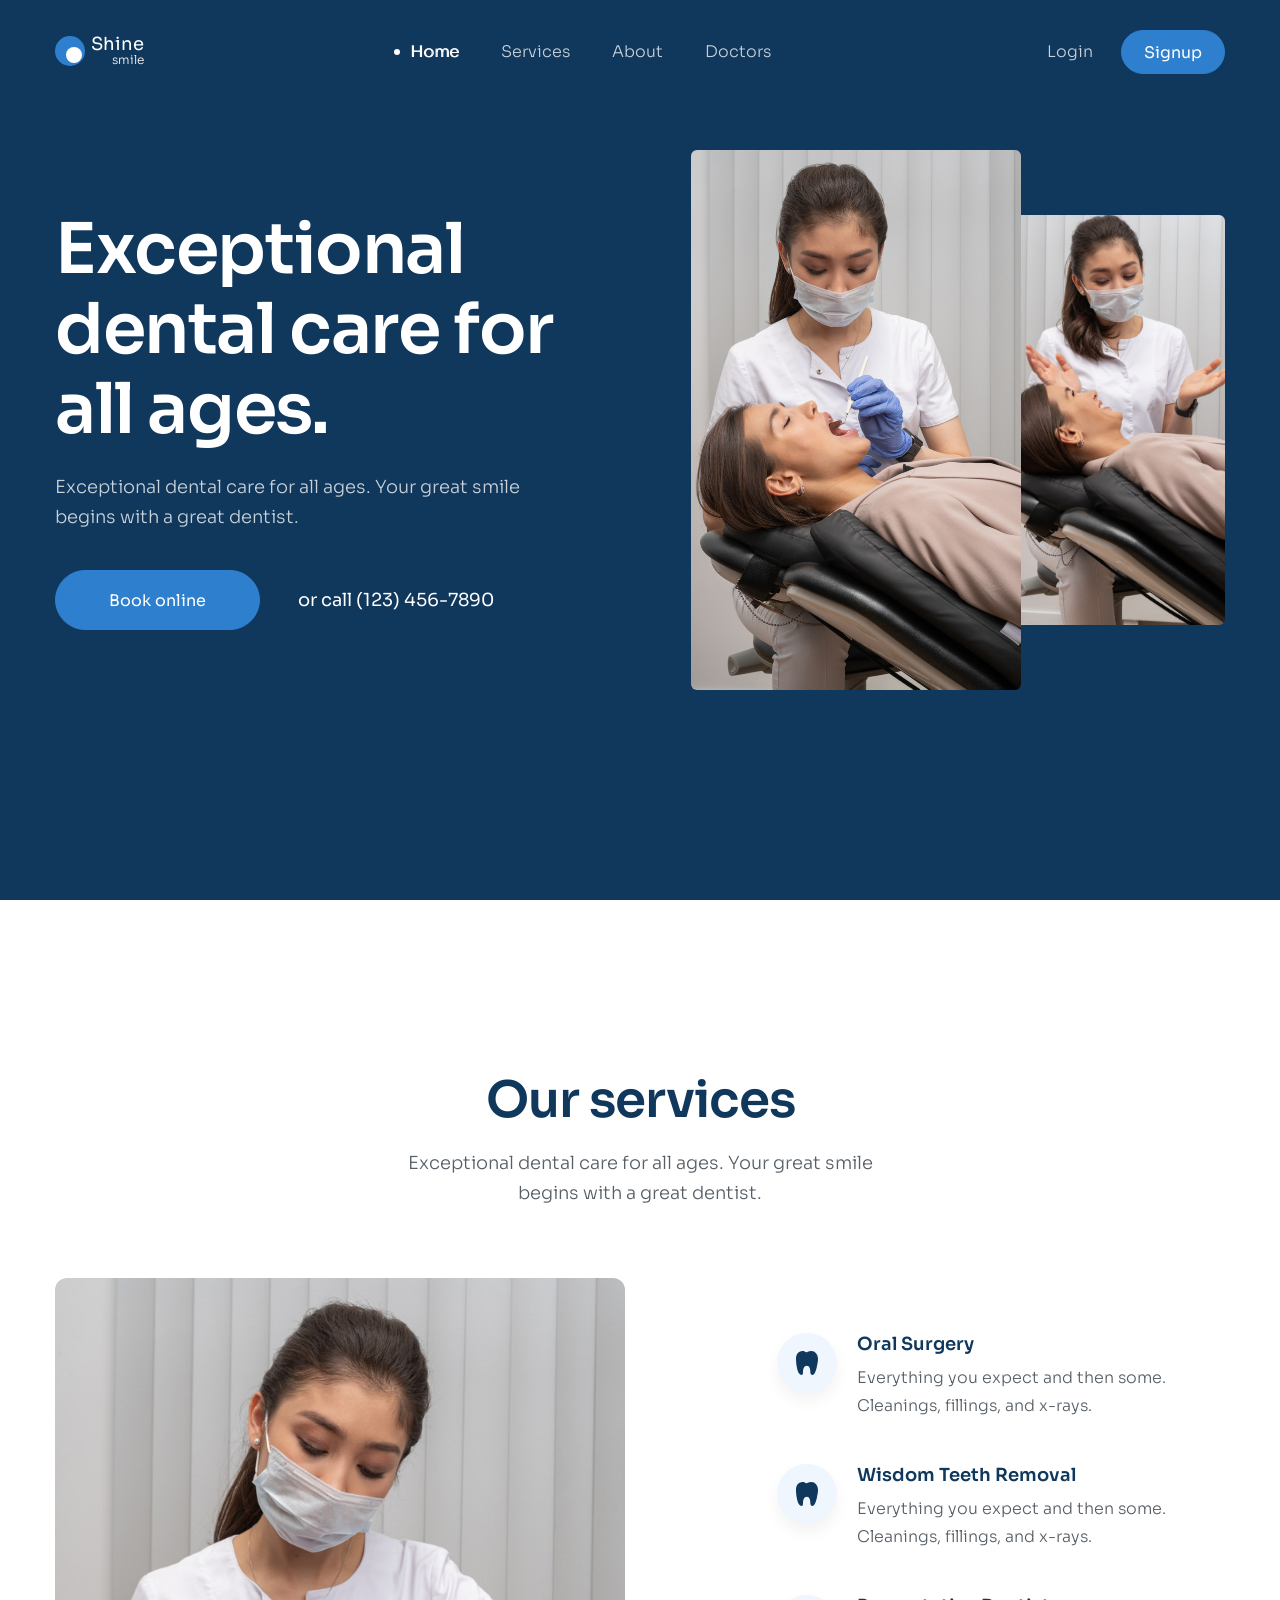
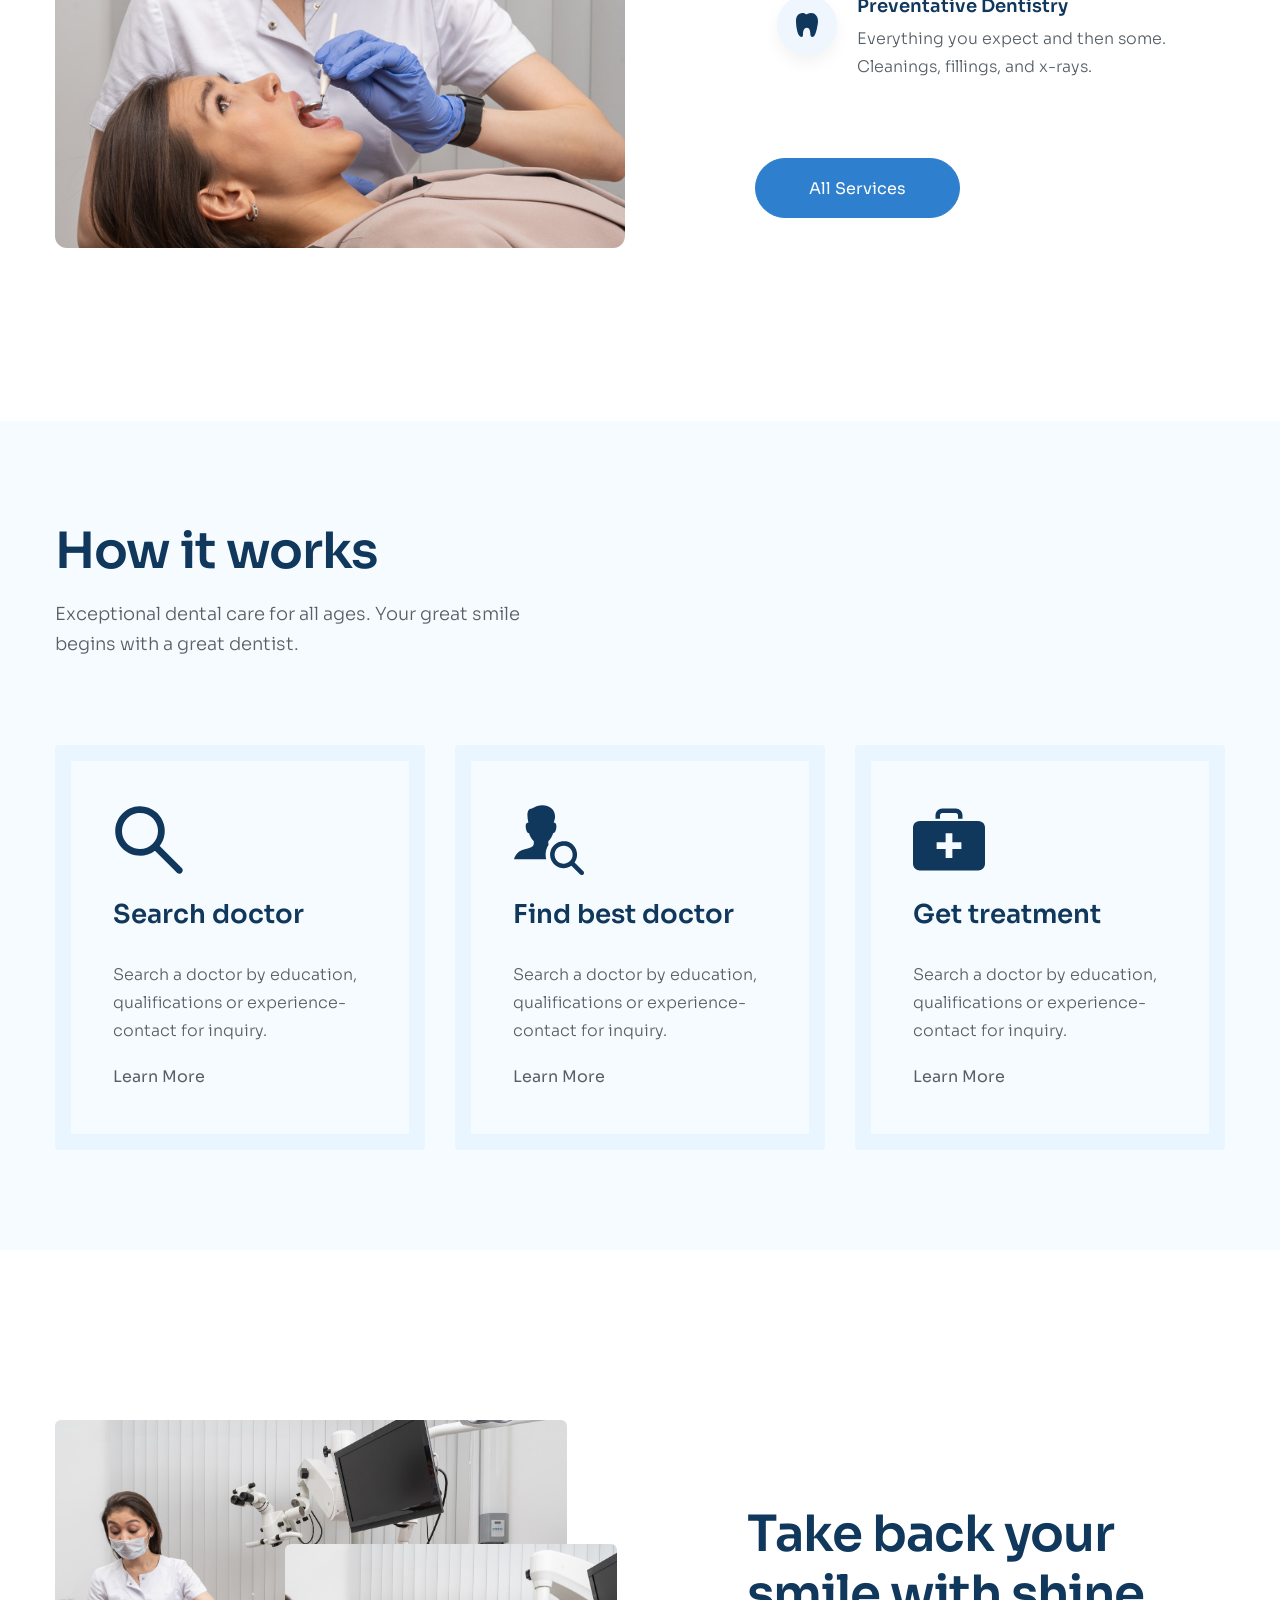
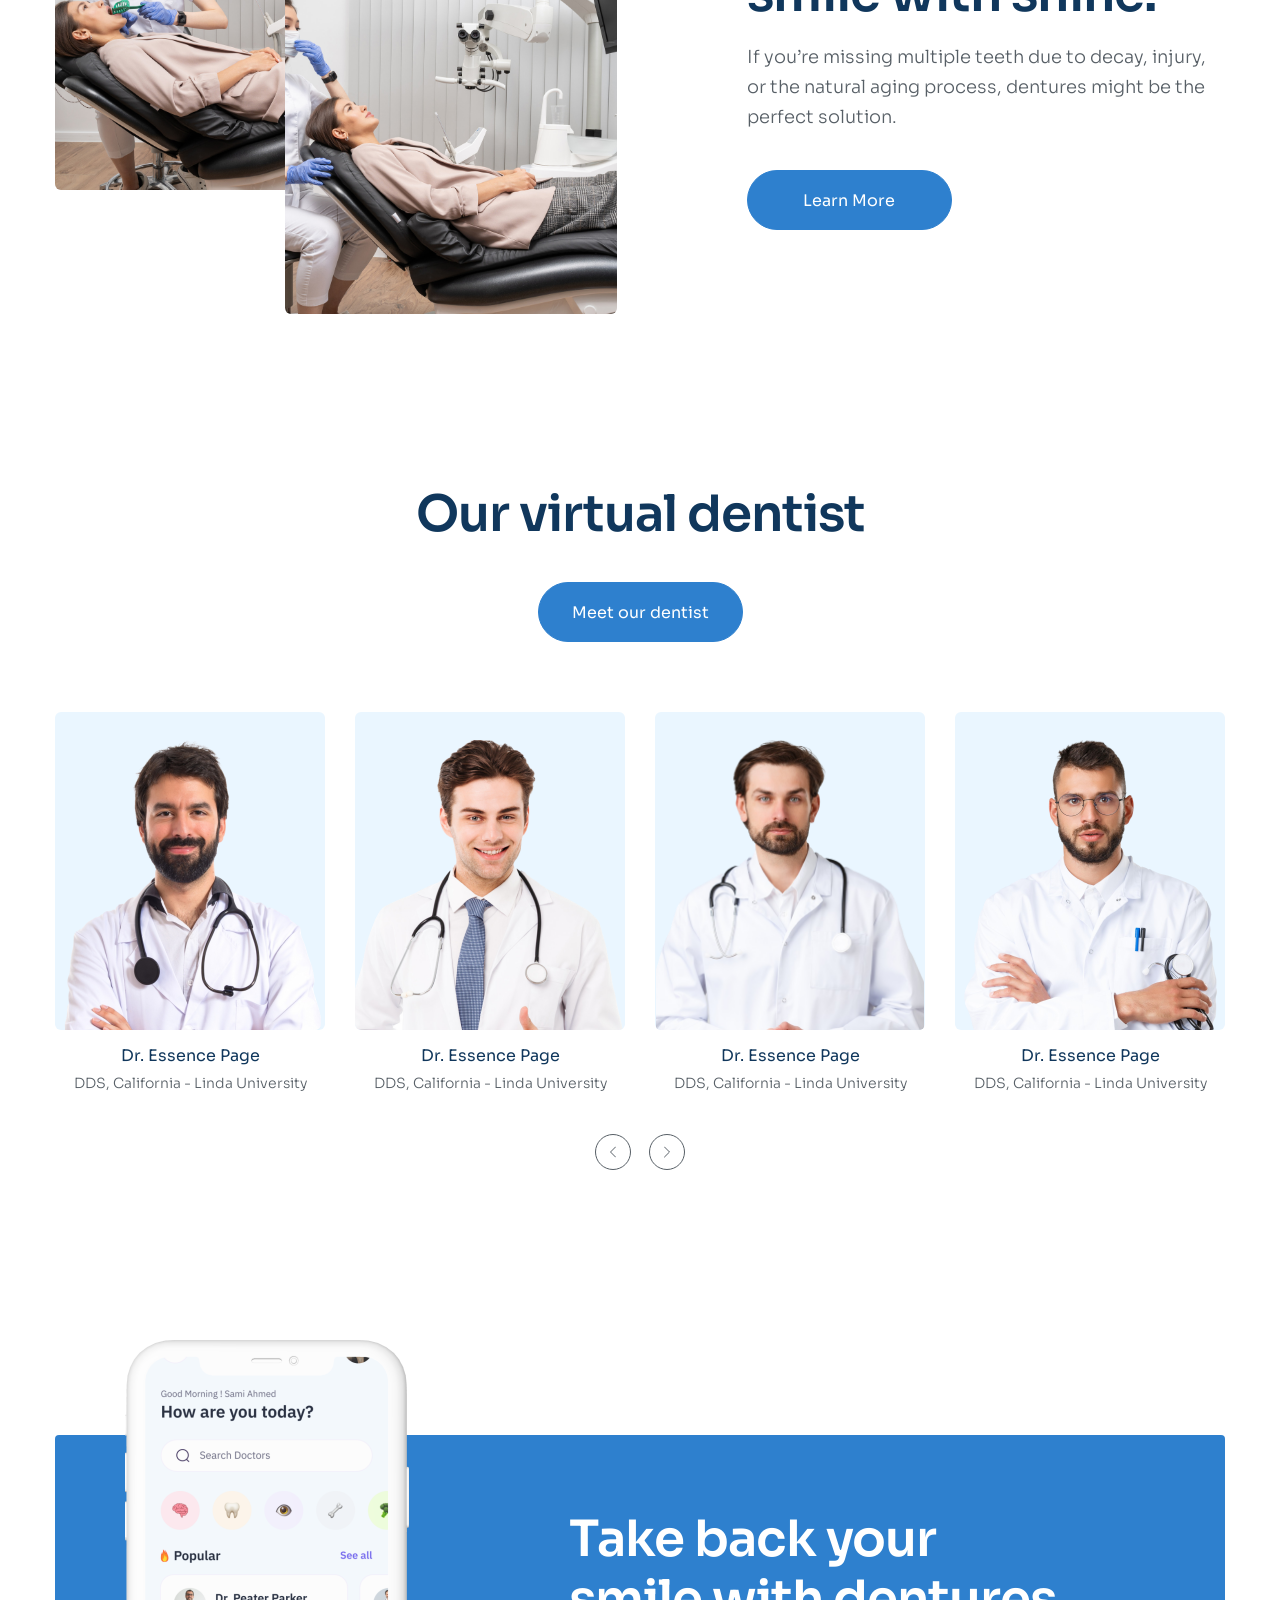
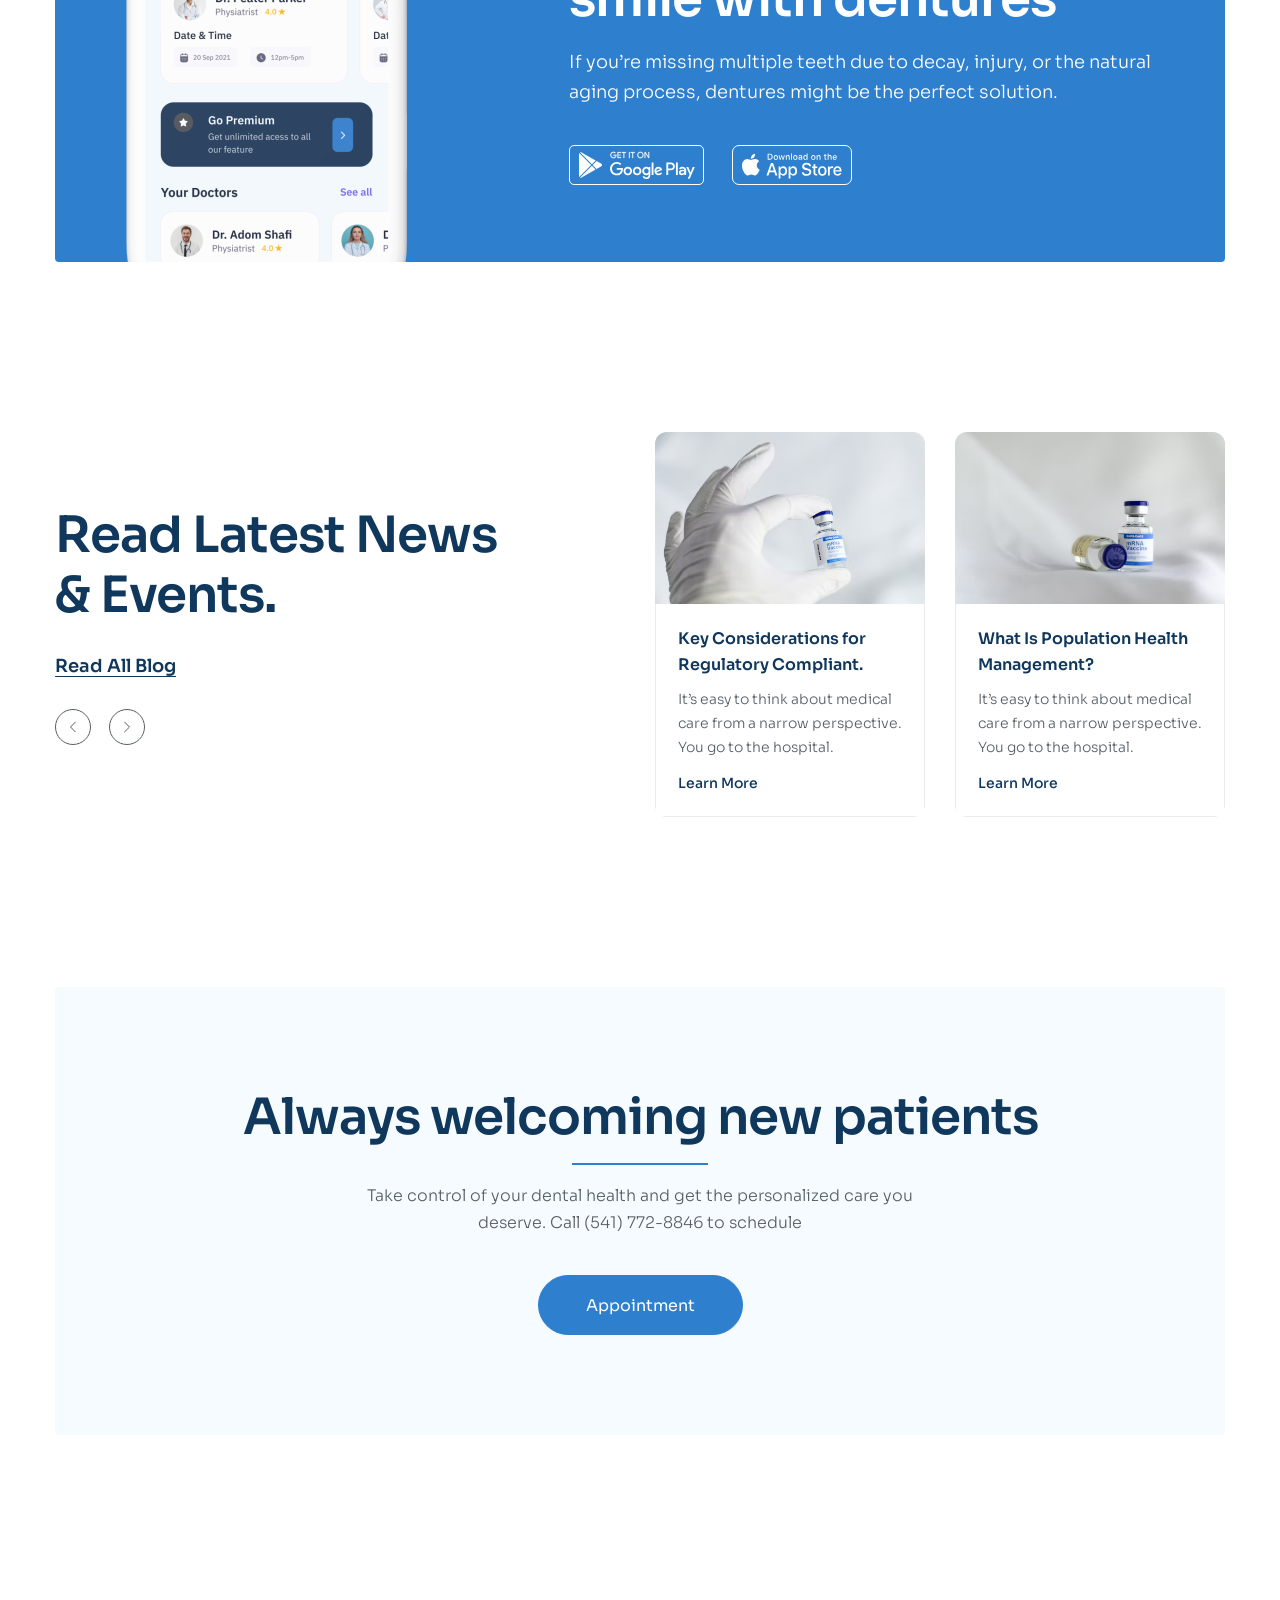
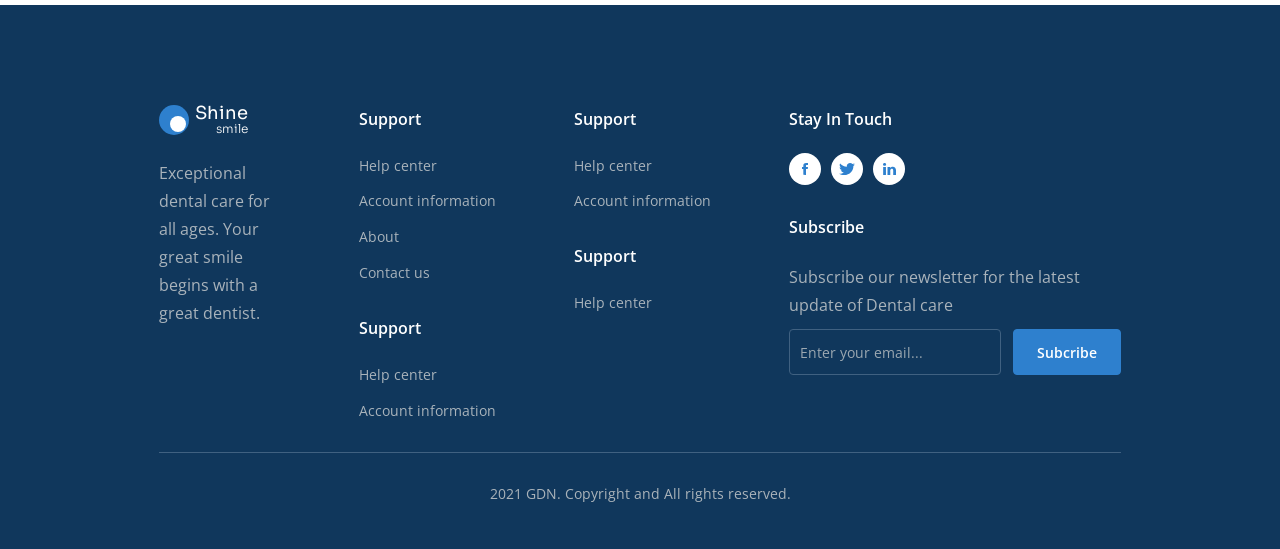
<file: index.html>
<!DOCTYPE html>
<html lang="en">
    <head>
        <meta charset="UTF-8" />
        <meta name="viewport" content="width=device-width, initial-scale=1.0" />
        <title>Shine Smile</title>

        <!-- Favicon -->
        <link
            rel="apple-touch-icon"
            sizes="57x57"
            href="./assets/favicon/apple-icon-57x57.png"
        />
        <link
            rel="apple-touch-icon"
            sizes="60x60"
            href="./assets/favicon/apple-icon-60x60.png"
        />
        <link
            rel="apple-touch-icon"
            sizes="72x72"
            href="./assets/favicon/apple-icon-72x72.png"
        />
        <link
            rel="apple-touch-icon"
            sizes="76x76"
            href="./assets/favicon/apple-icon-76x76.png"
        />
        <link
            rel="apple-touch-icon"
            sizes="114x114"
            href="./assets/favicon/apple-icon-114x114.png"
        />
        <link
            rel="apple-touch-icon"
            sizes="120x120"
            href="./assets/favicon/apple-icon-120x120.png"
        />
        <link
            rel="apple-touch-icon"
            sizes="144x144"
            href="./assets/favicon/apple-icon-144x144.png"
        />
        <link
            rel="apple-touch-icon"
            sizes="152x152"
            href="./assets/favicon/apple-icon-152x152.png"
        />
        <link
            rel="apple-touch-icon"
            sizes="180x180"
            href="./assets/favicon/apple-icon-180x180.png"
        />
        <link
            rel="icon"
            type="image/png"
            sizes="192x192"
            href="./assets/favicon/android-icon-192x192.png"
        />
        <link
            rel="icon"
            type="image/png"
            sizes="32x32"
            href="./assets/favicon/favicon-32x32.png"
        />
        <link
            rel="icon"
            type="image/png"
            sizes="96x96"
            href="./assets/favicon/favicon-96x96.png"
        />
        <link
            rel="icon"
            type="image/png"
            sizes="16x16"
            href="./assets/favicon/favicon-16x16.png"
        />
        <link rel="manifest" href="./assets/favicon/manifest.json" />
        <meta name="msapplication-TileColor" content="#ffffff" />
        <meta name="msapplication-TileImage" content="/ms-icon-144x144.png" />
        <meta name="theme-color" content="#ffffff" />

        <!-- Embedded fonts -->
        <link rel="preconnect" href="https://fonts.googleapis.com" />
        <link rel="preconnect" href="https://fonts.gstatic.com" crossorigin />
        <link
            href="https://fonts.googleapis.com/css2?family=Open+Sans:ital,wght@0,300..800;1,300..800&family=Sora:wght@100..800&display=swap"
            rel="stylesheet"
        />

        <!-- Reset CSS -->
        <link rel="stylesheet" href="./assets/css/reset.css" />
        <link rel="stylesheet" href="./assets/css/style.css" />

        <!-- Google tag (gtag.js) -->
        <script
            async
            src="https://www.googletagmanager.com/gtag/js?id=G-08L4EBDMLS"
        ></script>
        <script>
            window.dataLayer = window.dataLayer || [];
            function gtag() {
                dataLayer.push(arguments);
            }
            gtag("js", new Date());

            gtag("config", "G-08L4EBDMLS");
        </script>

        <!-- Open Graph / Facebook -->
        <meta property="og:type" content="website" />
        <meta
            property="og:url"
            content="https://quanganh1299.github.io/dental-care-landingpage/"
        />
        <meta
            property="og:title"
            content="Exceptional dental care for all ages."
        />
        <meta
            property="og:description"
            content="Exceptional dental care for all ages. Your great smile begins with a great dentist."
        />
        <meta
            property="og:image"
            content="https://quanganh1299.github.io/dental-care-landingpage/assets/img/Dental-care-meta.png"
        />
    </head>
    <body>
        <!-- Header -->
        <header class="header">
            <div class="container">
                <!-- Header top -->
                <div class="header-top">
                    <!-- Logo -->
                    <a href="/">
                        <div class="logo">
                            <span class="logo__circle"></span>
                            <span class="logo__text">
                                <span class="logo__brand">Shine</span>
                                <span class="logo__brand logo__brand--small">
                                    smile
                                </span>
                            </span>
                        </div>
                    </a>

                    <!-- Navbar -->
                    <nav class="navbar">
                        <ul class="navbar__list">
                            <li class="navbar__item">
                                <a
                                    href=""
                                    class="navbar__link navbar__link--active"
                                >
                                    Home
                                </a>
                            </li>
                            <li class="navbar__item">
                                <a href="" class="navbar__link">Services</a>
                            </li>
                            <li class="navbar__item">
                                <a href="" class="navbar__link">About</a>
                            </li>
                            <li class="navbar__item">
                                <a href="" class="navbar__link">Doctors</a>
                            </li>
                        </ul>
                    </nav>

                    <!-- Action -->
                    <div class="header-action">
                        <a href="#!" class="header-action__login">Login</a>
                        <button href="#!" class="btn header-action__signup">
                            Signup
                        </button>
                    </div>
                </div>

                <!-- Hero -->
                <section class="hero">
                    <!-- Hero Content -->
                    <section class="hero__content">
                        <h1 class="hero__heading">
                            Exceptional dental care for all ages.
                        </h1>
                        <p class="hero__desc">
                            Exceptional dental care for all ages. Your great
                            smile begins with a great dentist.
                        </p>
                        <div class="hero__row">
                            <a href="#!" class="btn">Book online</a>
                            <a href="tel:+1234567890" class="hero__phone">
                                or call (123) 456-7890
                            </a>
                        </div>
                    </section>
                    <!-- Hero Media -->
                    <div class="hero__media">
                        <figure class="hero__images">
                            <img
                                src="./assets/img/hero-01.png"
                                alt=""
                                class="hero__img"
                            />
                            <img
                                src="./assets/img/hero-02.png"
                                alt=""
                                class="hero__img"
                            />
                        </figure>
                    </div>
                </section>
            </div>
        </header>

        <!-- Main -->
        <main>
            <!-- Service -->
            <section class="service">
                <div class="container">
                    <h2 class="service__heading section-heading">
                        Our services
                    </h2>
                    <p class="service__desc section-desc">
                        Exceptional dental care for all ages. Your great smile
                        begins with a great dentist.
                    </p>
                    <div class="service__row">
                        <figure>
                            <img
                                src="./assets/img/service.png"
                                alt=""
                                class="service__img"
                            />
                        </figure>
                        <div>
                            <div class="service__list">
                                <!-- Service item 1 -->
                                <section class="service-item">
                                    <div class="service-item__icon">
                                        <!-- Icon -->
                                        <svg
                                            width="22"
                                            height="24"
                                            viewBox="0 0 22 24"
                                            fill="none"
                                            xmlns="http://www.w3.org/2000/svg"
                                        >
                                            <path
                                                d="M20.3598 2.63964C17.9506 -0.556131 14.2772 -0.568132 11.2481 1.10682C11.001 1.24657 10.7219 1.31411 10.4406 1.30222C10.1592 1.29033 9.88633 1.19945 9.65105 1.03931C8.49552 0.245717 7.29036 -0.316477 5.13904 0.207462C0.623408 1.3071 0 4.90379 0 8.99816C0.0797353 12.1602 0.500857 15.3032 1.25551 18.3683C2.11836 22.0168 3.90382 24 5.43354 24C6.96326 24 7.00963 22.2204 7.00963 20.8016C7.00963 19.2009 7.39505 14.8009 10.8642 14.8009C13.5317 14.8009 14.3333 18.4013 14.3333 20.8016C14.3329 23.095 15.1722 24 16.6628 24C19.5267 24 20.9796 15.3938 21.3719 13.1237C21.7642 10.8535 22.9882 6.12569 20.3598 2.63964Z"
                                                fill="currentColor"
                                            />
                                        </svg>
                                    </div>
                                    <div class="service-item__body">
                                        <h3 class="service-item__heading">
                                            Oral Surgery
                                        </h3>
                                        <p class="service-item__desc">
                                            Everything you expect and then some.
                                            Cleanings, fillings, and x-rays.
                                        </p>
                                    </div>
                                </section>

                                <!-- Service item 2 -->
                                <section class="service-item">
                                    <div class="service-item__icon">
                                        <!-- Icon -->
                                        <svg
                                            width="22"
                                            height="24"
                                            viewBox="0 0 22 24"
                                            fill="none"
                                            xmlns="http://www.w3.org/2000/svg"
                                        >
                                            <path
                                                d="M20.3598 2.63964C17.9506 -0.556131 14.2772 -0.568132 11.2481 1.10682C11.001 1.24657 10.7219 1.31411 10.4406 1.30222C10.1592 1.29033 9.88633 1.19945 9.65105 1.03931C8.49552 0.245717 7.29036 -0.316477 5.13904 0.207462C0.623408 1.3071 0 4.90379 0 8.99816C0.0797353 12.1602 0.500857 15.3032 1.25551 18.3683C2.11836 22.0168 3.90382 24 5.43354 24C6.96326 24 7.00963 22.2204 7.00963 20.8016C7.00963 19.2009 7.39505 14.8009 10.8642 14.8009C13.5317 14.8009 14.3333 18.4013 14.3333 20.8016C14.3329 23.095 15.1722 24 16.6628 24C19.5267 24 20.9796 15.3938 21.3719 13.1237C21.7642 10.8535 22.9882 6.12569 20.3598 2.63964Z"
                                                fill="currentColor"
                                            />
                                        </svg>
                                    </div>
                                    <div class="service-item__body">
                                        <h3 class="service-item__heading">
                                            Wisdom Teeth Removal
                                        </h3>
                                        <p class="service-item__desc">
                                            Everything you expect and then some.
                                            Cleanings, fillings, and x-rays.
                                        </p>
                                    </div>
                                </section>

                                <!-- Service item 3 -->
                                <section class="service-item">
                                    <div class="service-item__icon">
                                        <!-- Icon -->
                                        <svg
                                            width="22"
                                            height="24"
                                            viewBox="0 0 22 24"
                                            fill="none"
                                            xmlns="http://www.w3.org/2000/svg"
                                        >
                                            <path
                                                d="M20.3598 2.63964C17.9506 -0.556131 14.2772 -0.568132 11.2481 1.10682C11.001 1.24657 10.7219 1.31411 10.4406 1.30222C10.1592 1.29033 9.88633 1.19945 9.65105 1.03931C8.49552 0.245717 7.29036 -0.316477 5.13904 0.207462C0.623408 1.3071 0 4.90379 0 8.99816C0.0797353 12.1602 0.500857 15.3032 1.25551 18.3683C2.11836 22.0168 3.90382 24 5.43354 24C6.96326 24 7.00963 22.2204 7.00963 20.8016C7.00963 19.2009 7.39505 14.8009 10.8642 14.8009C13.5317 14.8009 14.3333 18.4013 14.3333 20.8016C14.3329 23.095 15.1722 24 16.6628 24C19.5267 24 20.9796 15.3938 21.3719 13.1237C21.7642 10.8535 22.9882 6.12569 20.3598 2.63964Z"
                                                fill="currentColor"
                                            />
                                        </svg>
                                    </div>
                                    <div class="service-item__body">
                                        <h3 class="service-item__heading">
                                            Preventative Dentistry
                                        </h3>
                                        <p class="service-item__desc">
                                            Everything you expect and then some.
                                            Cleanings, fillings, and x-rays.
                                        </p>
                                    </div>
                                </section>
                            </div>
                            <a href="#!" class="btn">All Services</a>
                        </div>
                    </div>
                </div>
            </section>

            <!-- Work -->
            <section class="work">
                <div class="container">
                    <h2 class="section-heading">How it works</h2>
                    <p class="work__desc section-desc">
                        Exceptional dental care for all ages. Your great smile
                        begins with a great dentist.
                    </p>

                    <div class="work__list">
                        <!-- Work item 1 -->
                        <section class="work-item">
                            <img
                                src="./assets/icons/search.svg"
                                alt=""
                                class="work-item__icon"
                            />
                            <h3 class="work-item__heading">Search doctor</h3>
                            <p class="work-item__desc">
                                Search a doctor by education, qualifications or
                                experience-contact for inquiry.
                            </p>
                            <a href="#!" class="work-item__more">Learn More</a>
                        </section>

                        <!-- Work item 2 -->
                        <section class="work-item">
                            <img
                                src="./assets/icons/search-user.svg"
                                alt=""
                                class="work-item__icon"
                            />
                            <h3 class="work-item__heading">Find best doctor</h3>
                            <p class="work-item__desc">
                                Search a doctor by education, qualifications or
                                experience-contact for inquiry.
                            </p>
                            <a href="#!" class="work-item__more">Learn More</a>
                        </section>

                        <!-- Work item 3 -->
                        <section class="work-item">
                            <img
                                src="./assets/icons/aid-kit.svg"
                                alt=""
                                class="work-item__icon"
                            />
                            <h3 class="work-item__heading">Get treatment</h3>
                            <p class="work-item__desc">
                                Search a doctor by education, qualifications or
                                experience-contact for inquiry.
                            </p>
                            <a href="#!" class="work-item__more">Learn More</a>
                        </section>
                    </div>
                </div>
            </section>

            <!-- Feature -->
            <section class="feature">
                <div class="container">
                    <div class="feature__inner">
                        <div class="feature__media">
                            <figure class="feature__images">
                                <img
                                    src="./assets/img/feature-01.png"
                                    alt=""
                                    class="feature__img"
                                />
                                <img
                                    src="./assets/img/feature-02.png"
                                    alt=""
                                    class="feature__img"
                                />
                            </figure>
                        </div>
                        <section class="feature__content">
                            <h2 class="section-heading">
                                Take back your smile with shine.
                            </h2>
                            <p class="section-desc">
                                If you’re missing multiple teeth due to decay,
                                injury, or the natural aging process, dentures
                                might be the perfect solution.
                            </p>
                            <a href="#!" class="btn feature__cta">Learn More</a>
                        </section>
                    </div>
                </div>
            </section>

            <!-- Member -->
            <section class="member">
                <div class="container">
                    <header class="member__header">
                        <h2 class="section-heading">Our virtual dentist</h2>
                        <a href="#!" class="btn member__cta">
                            Meet our dentist
                        </a>
                    </header>
                    <div class="member__list">
                        <!-- Member item 1 -->
                        <article class="member-item">
                            <div class="member-item__img-bg">
                                <img
                                    src="./assets/img/member-01.png"
                                    alt="Dr. Essence Page"
                                    class="member-item__thumb"
                                />
                            </div>
                            <h3 class="member-item__name">Dr. Essence Page</h3>
                            <p class="member-item__title">
                                DDS, California - Linda University
                            </p>
                        </article>

                        <!-- Member item 2 -->
                        <article class="member-item">
                            <div class="member-item__img-bg">
                                <img
                                    src="./assets/img/member-02.png"
                                    alt="Dr. Essence Page"
                                    class="member-item__thumb"
                                />
                            </div>
                            <h3 class="member-item__name">Dr. Essence Page</h3>
                            <p class="member-item__title">
                                DDS, California - Linda University
                            </p>
                        </article>

                        <!-- Member item 3 -->
                        <article class="member-item">
                            <div class="member-item__img-bg">
                                <img
                                    src="./assets/img/member-03.png"
                                    alt="Dr. Essence Page"
                                    class="member-item__thumb"
                                />
                            </div>
                            <h3 class="member-item__name">Dr. Essence Page</h3>
                            <p class="member-item__title">
                                DDS, California - Linda University
                            </p>
                        </article>

                        <!-- Member item 4 -->
                        <article class="member-item">
                            <div class="member-item__img-bg">
                                <img
                                    src="./assets/img/member-04.png"
                                    alt="Dr. Essence Page"
                                    class="member-item__thumb"
                                />
                            </div>
                            <h3 class="member-item__name">Dr. Essence Page</h3>
                            <p class="member-item__title">
                                DDS, California - Linda University
                            </p>
                        </article>
                    </div>

                    <div class="member__control control">
                        <!-- Previous -->
                        <button class="control__btn">
                            <svg
                                width="6"
                                height="12"
                                viewBox="0 0 6 12"
                                fill="none"
                                xmlns="http://www.w3.org/2000/svg"
                            >
                                <path
                                    d="M5.5 1L0.5 6L5.5 11"
                                    stroke="currentColor"
                                    stroke-linecap="round"
                                    stroke-linejoin="round"
                                />
                            </svg>
                        </button>

                        <!-- Next -->
                        <button class="control__btn">
                            <svg
                                class="control-next-icon"
                                width="6"
                                height="12"
                                viewBox="0 0 6 12"
                                fill="none"
                                xmlns="http://www.w3.org/2000/svg"
                            >
                                <path
                                    d="M5.5 1L0.5 6L5.5 11"
                                    stroke="currentColor"
                                    stroke-linecap="round"
                                    stroke-linejoin="round"
                                />
                            </svg>
                        </button>
                    </div>
                </div>
            </section>

            <!-- Install -->
            <section class="install">
                <div class="container">
                    <div class="install__inner">
                        <figure>
                            <img
                                src="./assets/img/mobile-app.png"
                                alt=""
                                class="install__img"
                            />
                        </figure>
                        <section class="install__content">
                            <h2 class="section-heading install__heading">
                                Take back your smile with dentures
                            </h2>
                            <p class="section-desc install__desc">
                                If you’re missing multiple teeth due to decay,
                                injury, or the natural aging process, dentures
                                might be the perfect solution.
                            </p>
                            <div class="install__row">
                                <a href="#!">
                                    <img
                                        src="./assets/icons/google-play.svg"
                                        alt=""
                                        class="install__btn-img"
                                    />
                                </a>
                                <a href="#!">
                                    <img
                                        src="./assets/icons/apple-store.svg"
                                        alt=""
                                        class="install__btn-img"
                                    />
                                </a>
                            </div>
                        </section>
                    </div>
                </div>
            </section>

            <!-- News -->
            <section class="news">
                <div class="container">
                    <div class="news__inner">
                        <section class="news__content">
                            <h2 class="section-heading news__heading">
                                Read Latest News & Events.
                            </h2>
                            <a href="#!" class="news__more">Read All Blog</a>
                            <div class="news__control control">
                                <!-- Previous -->
                                <button class="control__btn">
                                    <svg
                                        width="6"
                                        height="12"
                                        viewBox="0 0 6 12"
                                        fill="none"
                                        xmlns="http://www.w3.org/2000/svg"
                                    >
                                        <path
                                            d="M5.5 1L0.5 6L5.5 11"
                                            stroke="currentColor"
                                            stroke-linecap="round"
                                            stroke-linejoin="round"
                                        />
                                    </svg>
                                </button>

                                <!-- Next -->
                                <button class="control__btn">
                                    <svg
                                        class="control-next-icon"
                                        width="6"
                                        height="12"
                                        viewBox="0 0 6 12"
                                        fill="none"
                                        xmlns="http://www.w3.org/2000/svg"
                                    >
                                        <path
                                            d="M5.5 1L0.5 6L5.5 11"
                                            stroke="currentColor"
                                            stroke-linecap="round"
                                            stroke-linejoin="round"
                                        />
                                    </svg>
                                </button>
                            </div>
                        </section>

                        <div class="news__list">
                            <!-- News item 1 -->
                            <article class="news-item">
                                <figure class="news-item__thumb">
                                    <a href="#!">
                                        <img
                                            src="./assets/img/news-01.png"
                                            alt=""
                                            class="news-item__img"
                                        />
                                    </a>
                                </figure>
                                <section class="news-item__body">
                                    <h3>
                                        <a href="#!" class="news-item__heading">
                                            Key Considerations for Regulatory
                                            Compliant.
                                        </a>
                                    </h3>
                                    <p class="news-item__desc">
                                        It’s easy to think about medical care
                                        from a narrow perspective. You go to the
                                        hospital.
                                    </p>
                                    <a href="#!" class="news-item__more">
                                        Learn More
                                    </a>
                                </section>
                            </article>

                            <!-- News item 2 -->
                            <article class="news-item">
                                <figure class="news-item__thumb">
                                    <a href="#!">
                                        <img
                                            src="./assets/img/news-02.png"
                                            alt=""
                                            class="news-item__img"
                                        />
                                    </a>
                                </figure>
                                <section class="news-item__body">
                                    <h3>
                                        <a href="#!" class="news-item__heading">
                                            What Is Population Health
                                            Management?
                                        </a>
                                    </h3>
                                    <p class="news-item__desc">
                                        It’s easy to think about medical care
                                        from a narrow perspective. You go to the
                                        hospital.
                                    </p>
                                    <a href="#!" class="news-item__more">
                                        Learn More
                                    </a>
                                </section>
                            </article>
                        </div>
                    </div>
                </div>
            </section>

            <!-- Appointment -->
            <section class="appointment">
                <div class="container">
                    <div class="appointment__inner">
                        <h2 class="appointment__heading section-heading">
                            Always welcoming new patients
                        </h2>
                        <p class="appointment__desc section-desc">
                            Take control of your dental health and get the
                            personalized care you deserve. Call
                            <a
                                class="appointment__phone"
                                href="tel: +5417728846"
                            >
                                (541) 772-8846
                            </a>
                            to schedule
                        </p>
                        <a href="#!" class="btn">Appointment</a>
                    </div>
                </div>
            </section>
        </main>

        <!-- footer -->
        <footer class="footer">
            <div class="container">
                <div class="footer__row">
                    <div class="footer__column">
                        <a href="/">
                            <div class="logo">
                                <span class="logo__circle"></span>
                                <span class="logo__text">
                                    <span class="logo__brand">Shine</span>
                                    <span
                                        class="logo__brand logo__brand--small"
                                    >
                                        smile
                                    </span>
                                </span>
                            </div>
                        </a>
                        <p class="footer__desc">
                            Exceptional dental care for all ages. Your great
                            smile begins with a great dentist.
                        </p>
                    </div>
                    <div class="footer__column">
                        <h3 class="footer__heading">Support</h3>
                        <ul class="footer__list">
                            <li class="footer__item">
                                <a href="#!" class="footer__link">
                                    Help center
                                </a>
                            </li>
                            <li class="footer__item">
                                <a href="#!" class="footer__link">
                                    Account information
                                </a>
                            </li>
                            <li class="footer__item">
                                <a href="#!" class="footer__link">About</a>
                            </li>
                            <li class="footer__item">
                                <a href="#!" class="footer__link">
                                    Contact us
                                </a>
                            </li>
                        </ul>
                        <h3 class="footer__heading">Support</h3>
                        <ul class="footer__list">
                            <li class="footer__item">
                                <a href="#!" class="footer__link">
                                    Help center
                                </a>
                            </li>
                            <li class="footer__item">
                                <a href="#!" class="footer__link">
                                    Account information
                                </a>
                            </li>
                        </ul>
                    </div>
                    <div class="footer__column">
                        <h3 class="footer__heading">Support</h3>
                        <ul class="footer__list">
                            <li class="footer__item">
                                <a href="#!" class="footer__link">
                                    Help center
                                </a>
                            </li>
                            <li class="footer__item">
                                <a href="#!" class="footer__link">
                                    Account information
                                </a>
                            </li>
                        </ul>
                        <h3 class="footer__heading">Support</h3>
                        <ul class="footer__list">
                            <li class="footer__item">
                                <a href="#!" class="footer__link">
                                    Help center
                                </a>
                            </li>
                        </ul>
                    </div>
                    <div class="footer__column">
                        <h3 class="footer__heading">Stay In Touch</h3>
                        <div class="footer__social">
                            <a href="#!" class="footer__social-btn">
                                <svg
                                    width="6"
                                    height="12"
                                    viewBox="0 0 6 12"
                                    fill="none"
                                    xmlns="http://www.w3.org/2000/svg"
                                >
                                    <path
                                        d="M3.98981 11.9358V6.0302H5.76473L6 3.9517H3.98981L3.9928 2.91132C3.9928 2.3692 4.0477 2.07885 4.87783 2.07885H5.98755V0H4.21224C2.07977 0 1.32931 1.00825 1.32931 2.70405V3.95186H0V6.03055H1.32931V11.8521C1.84718 11.9489 2.38257 12 2.93075 12C3.28487 12 3.63863 11.9786 3.98981 11.9358Z"
                                        fill="currentColor"
                                    />
                                </svg>
                            </a>
                            <a href="#!" class="footer__social-btn">
                                <svg
                                    width="16"
                                    height="12"
                                    viewBox="0 0 16 12"
                                    fill="none"
                                    xmlns="http://www.w3.org/2000/svg"
                                >
                                    <path
                                        d="M16 1.42062C15.405 1.66154 14.771 1.82123 14.11 1.89877C14.79 1.524 15.309 0.935077 15.553 0.225231C14.919 0.574154 14.219 0.820615 13.473 0.958154C12.871 0.366462 12.013 0 11.077 0C9.261 0 7.799 1.36062 7.799 3.02862C7.799 3.26862 7.821 3.49938 7.875 3.71908C5.148 3.59631 2.735 2.38985 1.114 0.552C0.831 1.00523 0.665 1.524 0.665 2.08246C0.665 3.13108 1.25 4.06062 2.122 4.59877C1.595 4.58954 1.078 4.44831 0.64 4.22585C0.64 4.23508 0.64 4.24708 0.64 4.25908C0.64 5.73046 1.777 6.95262 3.268 7.23415C3.001 7.30154 2.71 7.33385 2.408 7.33385C2.198 7.33385 1.986 7.32277 1.787 7.28215C2.212 8.48123 3.418 9.36277 4.852 9.39138C3.736 10.1972 2.319 10.6828 0.785 10.6828C0.516 10.6828 0.258 10.6717 0 10.6412C1.453 11.5062 3.175 12 5.032 12C11.068 12 14.368 7.38462 14.368 3.384C14.368 3.25015 14.363 3.12092 14.356 2.99262C15.007 2.56615 15.554 2.03354 16 1.42062Z"
                                        fill="currentColor"
                                    />
                                </svg>
                            </a>
                            <a href="#!" class="footer__social-btn">
                                <svg
                                    width="13"
                                    height="12"
                                    viewBox="0 0 13 12"
                                    fill="none"
                                    xmlns="http://www.w3.org/2000/svg"
                                >
                                    <path
                                        d="M0 1.39394C0 0.989891 0.146401 0.656558 0.439189 0.393939C0.731978 0.131309 1.11262 0 1.58108 0C2.04119 0 2.41344 0.129285 2.69788 0.387879C2.99066 0.654545 3.13707 1.00201 3.13707 1.4303C3.13707 1.81818 2.99486 2.14141 2.71042 2.4C2.41764 2.66667 2.03282 2.8 1.55598 2.8H1.54344C1.08333 2.8 0.711072 2.66667 0.426641 2.4C0.142209 2.13333 0 1.79798 0 1.39394ZM0.163127 12V3.90303H2.94884V12H0.163127ZM4.49228 12H7.27799V7.47879C7.27799 7.19595 7.31146 6.97777 7.37838 6.82424C7.49549 6.54949 7.67326 6.31716 7.91168 6.12727C8.1501 5.93737 8.44916 5.84242 8.80888 5.84242C9.74582 5.84242 10.2143 6.45252 10.2143 7.67273V12H13V7.35758C13 6.16161 12.7072 5.25455 12.1216 4.63636C11.536 4.01818 10.7622 3.70909 9.80019 3.70909C8.72104 3.70909 7.88031 4.15758 7.27799 5.05455V5.07879H7.26544L7.27799 5.05455V3.90303H4.49228C4.509 4.16161 4.51737 4.96565 4.51737 6.31515C4.51737 7.66464 4.509 9.55959 4.49228 12Z"
                                        fill="currentColor"
                                    />
                                </svg>
                            </a>
                        </div>
                        <h3 class="footer__heading">Subscribe</h3>
                        <p class="footer__desc">
                            Subscribe our newsletter for the latest update of
                            Dental care
                        </p>
                        <form class="footer-form" action="">
                            <input
                                class="footer-form__input"
                                type="email"
                                name="email"
                                id="email"
                                placeholder="Enter your email..."
                            />
                            <button class="btn footer__submit" type="submit">
                                Subcribe
                            </button>
                        </form>
                    </div>
                </div>

                <div class="footer__copyright">
                    <p class="footer__copyright-text">
                        2021 GDN. Copyright and All rights reserved.
                    </p>
                </div>
            </div>
        </footer>
    </body>
</html>
</file>
<file: assets/css/style.css>
* {
    box-sizing: border-box;
}

:root {
    --header-bg: #10375c;
}

html {
    font-size: 62.5%;
}

body {
    font-size: 1.6rem;
    font-family: "Sora", sans-serif;
}

/* Common */
.container {
    width: 1170px;
    max-width: calc(100% - 48px);
    margin: 0 auto;
}

a {
    text-decoration: none;
}

input,
textarea,
select,
button {
    font-family: inherit;
    font-size: inherit;
}

.btn {
    --height: 60px;
    display: inline-block;
    height: var(--height);
    min-width: 205px;
    padding: 0 20px;
    font-size: 1.6rem;
    line-height: var(--height);
    text-align: center;
    border: 1px solid #2e80ce;
    border-radius: 999px;
    outline: none;
    color: #fff;
    background: #2e80ce;
}

.btn:hover {
    opacity: 0.9;
    cursor: pointer;
}

.section-heading {
    font-size: 5rem;
    font-weight: 600;
    line-height: 1.2;
    color: #10375c;
    letter-spacing: -0.02em;
}

.section-desc {
    margin-top: 18px;
    color: #575f66;
    font-weight: 300;
    font-size: 1.8rem;
    line-height: 1.67; /* 166.667% */
}

.control {
    display: flex;
    column-gap: 18px;
}

.control__btn {
    width: 36px;
    height: 36px;
    display: flex;
    justify-content: center;
    align-items: center;
    border-radius: 50%;
    border: 1px solid #575f66;
    color: #575f66;
    background: #fff;
    transition: 0.25s;
}

.control__btn:hover {
    color: #fff;
    border: 1px solid #2e80ce;
    background: #2e80ce;
    cursor: pointer;
}

.control-next-icon {
    rotate: 180deg;
}

/* Header */
.header {
    min-height: 100vh;
    padding-bottom: 110px;
    padding-top: 30px;
    background: var(--header-bg);
}

.logo {
    position: relative;
    display: inline-flex;
    font-size: 1rem;
    font-family: "Sora", sans-serif;
}

.logo__circle::before,
.logo__circle::after {
    content: "";
    display: inline-block;
    border-radius: 50%;
}

.logo__circle::before {
    width: 3em;
    height: 3em;
    background: #2e80ce;
}

.logo__circle::after {
    position: absolute;
    top: 1.1em;
    left: 1.1em;
    width: 1.6em;
    height: 1.6em;
    background: #fff;
}

.logo__text {
    margin-left: 0.6em;
    color: #fff;
    text-align: right;
    line-height: 1.6em;
}

.logo__brand {
    display: block;
    font-size: 1.8em;
    font-weight: 400;
}

.logo__brand--small {
    font-size: 1.2em;
    font-weight: 300;
}

/* Header top */
.header-top {
    display: flex;
    align-items: center;
    justify-content: space-between;
}

.navbar {
}

.navbar__list {
    display: flex;
}

.header-action__login,
.navbar__link {
    padding: 4px 21px;
    font-size: 1.6rem;
    font-weight: 300;
    color: #c9d2da;
    line-height: 1.75;
}

.navbar__link:hover,
.navbar__link--active {
    color: #fff;
    text-shadow: 1px 0 0 currentColor;
}

.navbar__link--active::before {
    position: relative;
    top: -2px;
    left: -6px;
    content: "";
    display: inline-block;
    width: 6px;
    height: 6px;
    border-radius: 50%;
    background: #fff;
}

.header-action {
    display: flex;
    align-items: center;
}

.header-action__login {
    margin-right: 7px;
}

.header-action__signup {
    --height: 44px;
    min-width: 104px;
}

/* Hero */
.hero {
    display: flex;
    align-items: center;
    margin-top: 76px;
}

.hero__content {
    flex-shrink: 0;
    width: 44%;
}

.hero__media {
    flex-grow: 1;
}

.hero__heading {
    font-size: 7rem;
    font-weight: 600;
    color: #fff;
    font-style: normal;
    line-height: 1.14;
    letter-spacing: -0.02em;
}

.hero__desc {
    margin-top: 22px;
    font-size: 1.8rem;
    font-weight: 300;
    line-height: 1.67;
    color: #c9d2da;
}

.hero__row {
    display: flex;
    align-items: center;
    margin-top: 38px;
}

.hero__phone {
    margin-left: 38px;
    font-size: 1.8rem;
    line-height: 1.67;
    color: #fff;
}

.hero__images {
    display: flex;
    align-items: center;
    justify-content: flex-end;
}

.hero__img {
    width: 330px;
    height: 540px;
    border-radius: 6px;
    object-fit: cover;
}

.hero__img:first-child {
    position: relative;
    margin-right: -6px;
}

.hero__img:last-child {
    width: 210px;
    height: 410px;
}

/* Service */
.service {
    padding: 170px 0;
}

.service__heading,
.service__desc {
    text-align: center;
}

.service__desc {
    width: 468px;
    margin-left: auto;
    margin-right: auto;
}

.service__row {
    display: flex;
    justify-content: space-between;
    align-items: center;
    margin-top: 70px;
}

.service__img {
    width: 570px;
    height: 570px;
    border-radius: 12px;
    object-position: top;
    object-fit: cover;
}

.service__list {
    margin-bottom: 55px;
}

.service-item {
    display: flex;
    width: 470px;
    padding: 22px;
    border-radius: 10px;
    background: #fff;
    transition: 0.25s;
}

.service-item:hover {
    position: relative;
    box-shadow: 0px 14px 28px 0px rgba(0, 0, 0, 0.05);
}

.service-item:hover .service-item__icon {
    background-color: #2e80ce;
    color: #fff;
}

.service-item__icon {
    display: flex;
    justify-content: center;
    align-items: center;
    flex-shrink: 0;
    width: 60px;
    height: 60px;
    border-radius: 50%;
    box-shadow: 0 8px 16px rgba(0, 0, 0, 0.05);
    background: #eff6fd;
    color: #10375c;
    transition: 0.25s;
}

.service-item__body {
    margin-left: 20px;
}

.service-item__heading {
    color: #10375c;
    font-size: 1.8rem;
    font-weight: 600;
    line-height: 1.27;
    cursor: default;
}

.service-item__desc {
    margin-top: 8px;
    color: #575f66;
    font-size: 1.6rem;
    font-weight: 300;
    line-height: 1.75;
    cursor: default;
}

/* Work */
.work {
    padding: 100px 0;
    background: #f6fbff;
}

.work__desc {
    width: 468px;
}

.work__list {
    display: grid;
    grid-template-columns: repeat(3, 1fr);
    column-gap: 30px;
    margin-top: 86px;
}

.work-item {
    border: 16px solid #eaf6ff;
    border-radius: 4px;
    padding: 43px 42px;
    transition: 0.25s;
}

.work-item:hover {
    border-color: #2e80ce;
    transform: translateY(-16px);
    cursor: pointer;
}

.work-item:hover .work-item__more {
    color: #2e80ce;
}

.work-item__heading {
    margin-top: 18px;
    color: #10375c;
    font-size: 2.6rem;
    font-weight: 600;
    line-height: 1.38;
}

.work-item__desc {
    margin-top: 28px;
    color: #575f66;
    font-size: 1.6rem;
    font-weight: 300;
    line-height: 1.75;
}

.work-item__more {
    display: inline-block;
    margin-top: 18px;
    color: #575f66;
    font-size: 1.6rem;
    line-height: 1.75;
}

/* Feature */
.feature {
    margin-top: 85px;
    padding: 85px 0;
}

.feature__inner {
    display: flex;
    align-items: center;
    column-gap: 130px;
}

.feature__media {
    width: 48%;
}

.feature__images {
    position: relative;
    padding: 0 58px 121px 0;
}

.feature__img {
    width: 512px;
    height: 370px;
    border-radius: 6px;
    object-fit: cover;
}

.feature__img:last-child {
    position: absolute;
    right: 0;
    bottom: 0;
    width: 332px;
    height: 370px;
}

.feature__cta {
    margin-top: 38px;
}

/* Member */
.member {
    padding: 85px 0;
    text-align: center;
}

.member__header {
    display: flex;
    flex-direction: column;
    align-items: center;
}

.member__cta {
    margin-top: 38px;
}

.member__list {
    display: grid;
    grid-template-columns: repeat(4, 1fr);
    column-gap: 30px;
    margin-top: 70px;
}

.member-item:hover .member-item__thumb {
    transform: scale(1.1);
}

.member-item__img-bg {
    display: flex;
    justify-content: center;
    padding-top: 28px;
    border-radius: 6px;
    background: #eaf6ff;
    overflow: hidden;
}

.member-item__thumb {
    display: block;
    max-width: 100%;
    height: 290px;
    object-fit: cover;
    transition: 0.25s;
}

.member-item__name {
    margin-top: 12px;
    font-size: 1.6rem;
    line-height: 1.75;
    color: #10375c;
}

.member-item__title {
    color: #575f66;
    font-size: 1.4rem;
    font-weight: 300;
    line-height: 1.86;
}

.member__control {
    margin-top: 38px;
    justify-content: center;
}

/* Install */
.install {
    margin-top: 180px;
}

.install__inner {
    display: flex;
    align-items: center;
    justify-content: space-between;
    padding: 0 70px;
    border-radius: 4px;
    background: #2e80ce;
}

.install__img {
    display: block;
    margin-top: -95px;
    width: 284px;
    height: 522px;
    object-fit: cover;
}

.install__content {
    max-width: 586px;
}

.install__heading,
.install__desc {
    color: #fff;
}

.install__heading {
    max-width: 489px;
}

.install__row {
    display: flex;
    margin-top: 38px;
    column-gap: 28px;
}

/* News */
.news {
    margin-top: 85px;
    padding: 85px 0;
}

.news__inner {
    display: flex;
    justify-content: space-between;
    align-items: center;
}

.news__content {
    flex-shrink: 0;
}

.news__heading {
    max-width: 470px;
}

.news__more {
    display: block;
    margin-top: 28px;
    color: #10375c;
    font-size: 1.8rem;
    font-weight: 600;
    line-height: 1.55;
    text-decoration: underline;
    text-underline-offset: 4px;
}

.news__control {
    margin-top: 28px;
}

.news__list {
    display: flex;
    column-gap: 30px;
    max-width: 570px;
}

.news-item {
    flex: 1;
    border-radius: 12px;
    overflow: hidden;
    transition: 0.25s;
}

.news-item:hover {
    box-shadow: 0px 18px 50px 0px rgba(0, 0, 0, 0.05);
}

.news-item:hover .news-item__img {
    transform: scale(1.1);
}

.news-item:hover .news-item__body {
    border-color: #fff;
}

.news-item__thumb {
    height: 172px;
    overflow: hidden;
}

.news-item__img {
    display: block;
    width: 100%;
    height: 100%;
    object-fit: cover;
    transition: 0.25s;
}

.news-item__body {
    padding: 22px;
    background: #fff;
    border: 1px solid #e8ebee;
    border-top: none;
    transition: 0.25s;
}

.news-item__heading {
    color: #10375c;
    font-size: 1.6rem;
    font-weight: 600;
    line-height: 1.62;
}

.news-item__desc {
    margin-top: 10px;
    color: #575f66;
    font-size: 1.4rem;
    font-weight: 300;
    line-height: 1.71;
}

.news-item__more {
    display: inline-block;
    margin-top: 12px;
    color: #10375c;
    font-size: 1.4rem;
    font-weight: 400;
    line-height: 1.6;
    font-weight: 500;
    transition: 0.25s;
}

.news-item__more:hover {
    color: #2e80ce;
}

/* Appointment */
.appointment {
    margin: 85px 0 170px;
}

.appointment__inner {
    padding: 100px 170px;
    background: #f6fbff;
    text-align: center;
    border-radius: 4px;
}

.appointment__heading {
    position: relative;
    padding-bottom: 18px;
}

.appointment__heading::after {
    content: "";
    display: block;
    position: absolute;
    left: 0;
    right: 0;
    bottom: 0;
    margin: 0 auto;
    width: 136px;
    height: 2px;
    background: #2e80ce;
}

.appointment__desc {
    max-width: 617px;
    margin: 18px auto 38px;
    font-size: 1.6rem;
}

.appointment__phone {
    color: inherit;
}

/* Footer */
.footer {
    padding: 100px 135px 42px;
    background: #10375c;
    font-family: "Open Sans", sans-serif;
}

.footer__row {
    display: grid;
    grid-template-columns: 4fr 1fr 1fr 4fr;
    column-gap: 78px;
}

.footer__desc {
    margin-top: 22px;
    color: #a9b3bb;
    font-size: 1.6rem;
    font-weight: 400;
    line-height: 1.75;
}

.footer__heading {
    margin-bottom: 20px;
    color: #fff;
    font-size: 1.6rem;
    font-weight: 600;
    line-height: 1.75;
}

.footer__list {
    margin-bottom: 28px;
}

.footer__link {
    color: #a9b3bb;
    font-size: 1.4rem;
    line-height: 1.85;
    white-space: nowrap;
}

.footer__link:hover {
    text-decoration: underline;
}

.footer__item {
    margin-bottom: 10px;
}

.footer__social {
    display: flex;
    column-gap: 10px;
    margin-bottom: 28px;
}

.footer__social-btn {
    display: flex;
    align-items: center;
    justify-content: center;
    width: 32px;
    height: 32px;
    border-radius: 50%;
    background: #fff;
    color: #2e80ce;
    transition: 0.25s;
}

.footer__social-btn:hover {
    background: #2e80ce;
    color: #fff;
}

.footer-form {
    display: flex;
    column-gap: 12px;
    margin-top: 10px;
}

.footer-form__input {
    width: 212px;
    height: 46px;
    padding: 10px;
    outline: none;
    border-radius: 4px;
    border: 1px solid #406181;
    background: transparent;
    color: #fff;
}

.footer-form__input::placeholder {
    color: #9ca8b1;
    font-size: 1.4rem;
    line-height: 1.85;
}

.footer__submit {
    --height: 46px;

    min-width: 108px;
    border-radius: 4px;
    font-weight: 600;
    font-size: 1.4rem;
}

.footer__copyright {
    border-top: 1px solid #406181;
    color: #aab3ba;
    text-align: center;
    font-size: 1.4rem;
    line-height: 1.85;
    padding: 28px 0 0 0;
}
</file>
